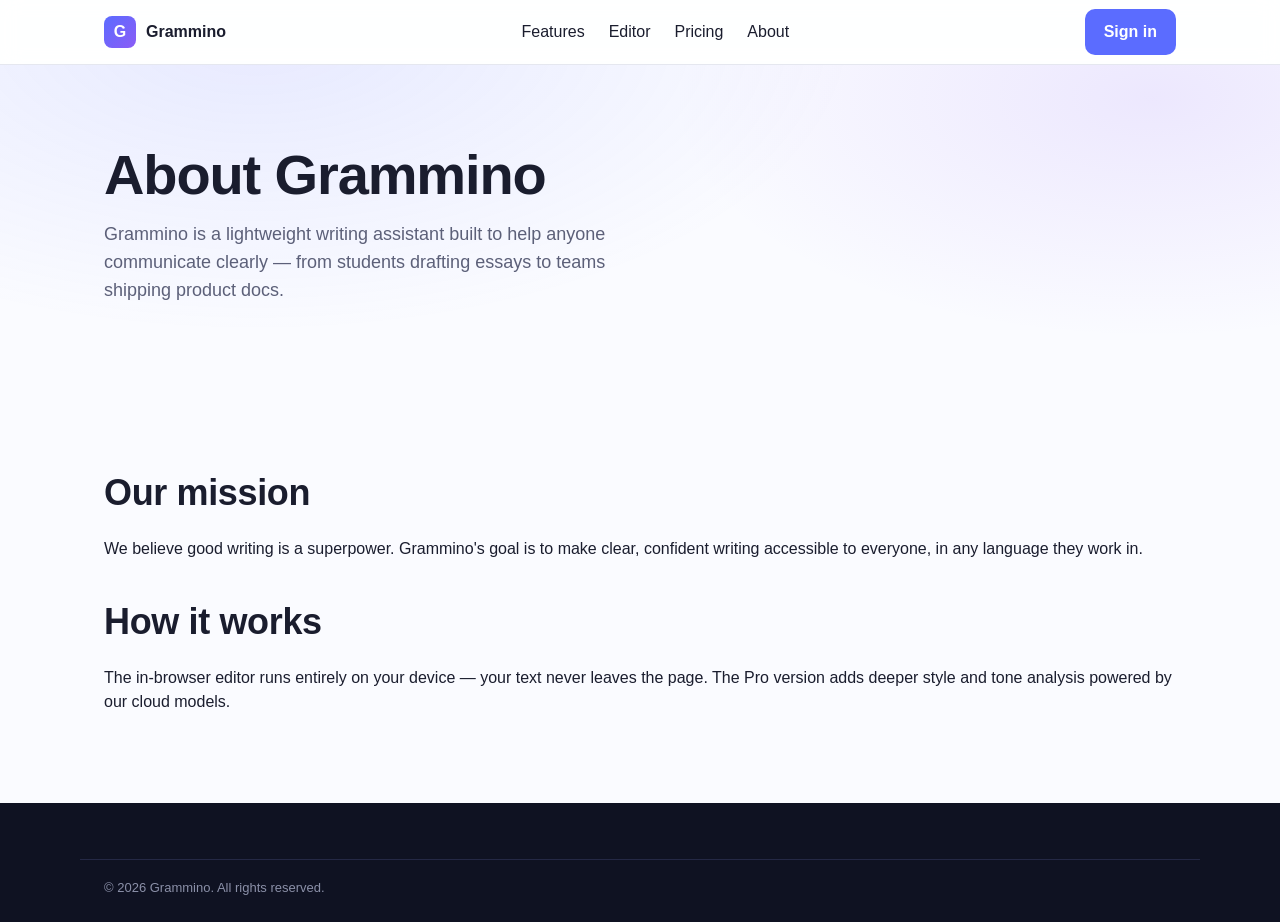
<file: pages/about.html>
<!DOCTYPE html>
<html lang="en">
<head>
  <meta charset="UTF-8" />
  <meta name="viewport" content="width=device-width, initial-scale=1.0, viewport-fit=cover" />
  <meta name="theme-color" content="#5b6cff" />
  <title>About — Grammino</title>
  <link rel="stylesheet" href="../assets/css/styles.css" />
</head>
<body>
  <header class="site-header">
    <nav class="nav container">
      <a href="../home.html" class="brand">
        <span class="brand-mark">G</span>
        <span class="brand-name">Grammino</span>
      </a>
      <ul class="nav-links">
        <li><a href="../home.html#features">Features</a></li>
        <li><a href="../home.html#editor">Editor</a></li>
        <li><a href="../home.html#pricing">Pricing</a></li>
        <li><a href="about.html">About</a></li>
      </ul>
      <a href="../login.html" class="btn btn-primary">Sign in</a>
    </nav>
  </header>

  <main>
    <section class="hero">
      <div class="container">
        <h1>About Grammino</h1>
        <p class="lead">
          Grammino is a lightweight writing assistant built to help anyone
          communicate clearly — from students drafting essays to teams shipping
          product docs.
        </p>
      </div>
    </section>

    <section>
      <div class="container">
        <h2>Our mission</h2>
        <p>
          We believe good writing is a superpower. Grammino's goal is to make
          clear, confident writing accessible to everyone, in any language they
          work in.
        </p>
        <h2 style="margin-top:32px">How it works</h2>
        <p>
          The in-browser editor runs entirely on your device — your text never
          leaves the page. The Pro version adds deeper style and tone analysis
          powered by our cloud models.
        </p>
      </div>
    </section>
  </main>

  <footer class="site-footer">
    <p class="copyright container">© <span id="year"></span> Grammino. All rights reserved.</p>
  </footer>
  <script>document.getElementById("year").textContent = new Date().getFullYear();</script>
</body>
</html>
</file>
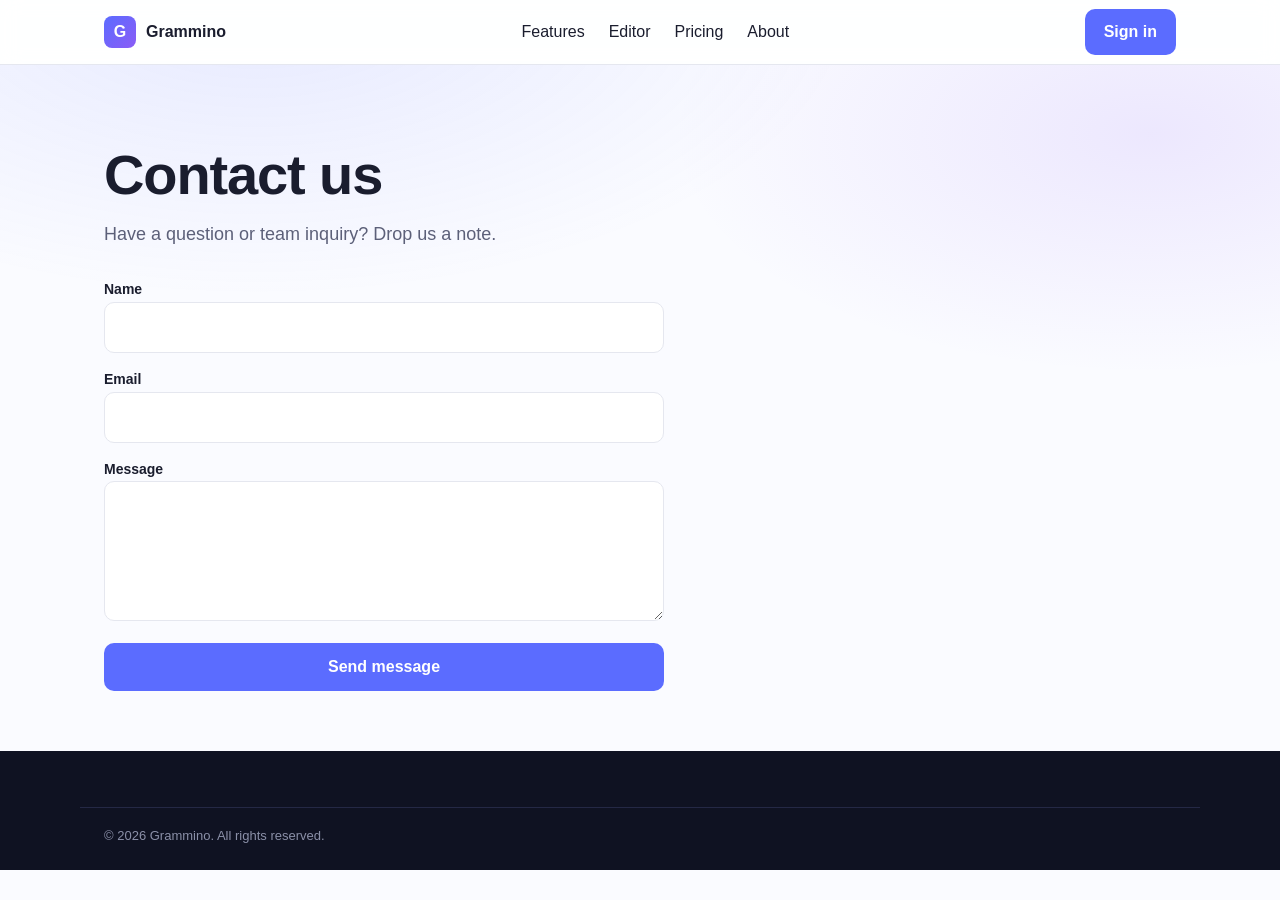
<file: pages/contact.html>
<!DOCTYPE html>
<html lang="en">
<head>
  <meta charset="UTF-8" />
  <meta name="viewport" content="width=device-width, initial-scale=1.0, viewport-fit=cover" />
  <meta name="theme-color" content="#5b6cff" />
  <title>Contact — Grammino</title>
  <link rel="stylesheet" href="../assets/css/styles.css" />
  <style>
    .form { max-width: 560px; display: flex; flex-direction: column; gap: 14px; }
    .form label { font-weight: 600; font-size: 14px; }
    .form input, .form textarea {
      width: 100%; padding: 12px 14px; border: 1px solid var(--border);
      border-radius: 10px; font: inherit; outline: none;
    }
    .form input:focus, .form textarea:focus {
      border-color: var(--primary); box-shadow: 0 0 0 4px rgba(91,108,255,.15);
    }
    .form textarea { min-height: 140px; resize: vertical; }
    .form-msg { color: var(--success); font-weight: 600; display: none; }
    .form-msg.show { display: block; }
  </style>
</head>
<body>
  <header class="site-header">
    <nav class="nav container">
      <a href="../home.html" class="brand">
        <span class="brand-mark">G</span>
        <span class="brand-name">Grammino</span>
      </a>
      <ul class="nav-links">
        <li><a href="../home.html#features">Features</a></li>
        <li><a href="../home.html#editor">Editor</a></li>
        <li><a href="../home.html#pricing">Pricing</a></li>
        <li><a href="about.html">About</a></li>
      </ul>
      <a href="../login.html" class="btn btn-primary">Sign in</a>
    </nav>
  </header>

  <main>
    <section class="hero">
      <div class="container">
        <h1>Contact us</h1>
        <p class="lead">Have a question or team inquiry? Drop us a note.</p>

        <form class="form" id="contact-form" novalidate>
          <div>
            <label for="name">Name</label>
            <input id="name" name="name" type="text" required />
          </div>
          <div>
            <label for="email">Email</label>
            <input id="email" name="email" type="email" required />
          </div>
          <div>
            <label for="message">Message</label>
            <textarea id="message" name="message" required></textarea>
          </div>
          <button class="btn btn-primary btn-lg" type="submit">Send message</button>
          <p class="form-msg" id="form-msg">Thanks — we'll be in touch soon.</p>
        </form>
      </div>
    </section>
  </main>

  <footer class="site-footer">
    <p class="copyright container">© <span id="year"></span> Grammino. All rights reserved.</p>
  </footer>

  <script>
    document.getElementById("year").textContent = new Date().getFullYear();
    document.getElementById("contact-form").addEventListener("submit", function (e) {
      e.preventDefault();
      const msg = document.getElementById("form-msg");
      msg.classList.add("show");
      e.target.reset();
    });
  </script>
</body>
</html>
</file>
<file: assets/css/styles.css>
:root {
  --bg: #0f1222;
  --bg-soft: #171a2e;
  --surface: #ffffff;
  --text: #1a1d2e;
  --text-muted: #5c6079;
  --border: #e5e7ef;
  --primary: #5b6cff;
  --primary-600: #4553e6;
  --accent: #8b5cf6;
  --success: #16a34a;
  --warn: #f59e0b;
  --danger: #ef4444;
  --radius: 12px;
  --shadow: 0 10px 30px rgba(15, 18, 34, 0.08);
}

* { box-sizing: border-box; }

html, body {
  margin: 0;
  padding: 0;
  font-family: -apple-system, BlinkMacSystemFont, "Segoe UI", Roboto, "Helvetica Neue", Arial, sans-serif;
  color: var(--text);
  background: #fafbff;
  line-height: 1.55;
  -webkit-tap-highlight-color: transparent;
  -webkit-text-size-adjust: 100%;
}

a { color: inherit; text-decoration: none; }
ul { list-style: none; padding: 0; margin: 0; }

.container {
  max-width: 1120px;
  margin: 0 auto;
  padding: 0 24px;
}

/* Header */
.site-header {
  position: sticky;
  top: 0;
  background: rgba(255, 255, 255, 0.85);
  backdrop-filter: saturate(150%) blur(10px);
  border-bottom: 1px solid var(--border);
  z-index: 10;
}

.nav {
  display: flex;
  align-items: center;
  justify-content: space-between;
  height: 64px;
}

.brand {
  display: inline-flex;
  align-items: center;
  gap: 10px;
  font-weight: 700;
}

.brand-mark {
  display: inline-grid;
  place-items: center;
  width: 32px; height: 32px;
  border-radius: 8px;
  background: linear-gradient(135deg, var(--primary), var(--accent));
  color: #fff;
  font-weight: 800;
}

.nav-links {
  display: flex;
  gap: 24px;
}

.nav-links a:hover { color: var(--primary); }

/* Buttons */
.btn {
  display: inline-block;
  padding: 10px 18px;
  border-radius: 10px;
  border: 1px solid transparent;
  font-weight: 600;
  cursor: pointer;
  transition: transform .05s ease, background .2s ease, border-color .2s ease;
}
.btn-lg { padding: 14px 22px; font-size: 16px; }
.btn-primary {
  background: var(--primary);
  color: #fff;
}
.btn-primary:hover { background: var(--primary-600); }
.btn-ghost {
  background: transparent;
  border-color: var(--border);
  color: var(--text);
}
.btn-ghost:hover { border-color: var(--primary); color: var(--primary); }
.btn:active { transform: translateY(1px); }

/* Hero */
.hero {
  padding: 80px 0 60px;
  background: radial-gradient(1000px 500px at 20% -10%, rgba(91,108,255,.12), transparent 60%),
              radial-gradient(800px 400px at 90% 10%, rgba(139,92,246,.12), transparent 60%);
}
.hero-grid {
  display: grid;
  grid-template-columns: 1.2fr 1fr;
  gap: 48px;
  align-items: center;
}
.hero h1 {
  font-size: clamp(36px, 5vw, 56px);
  line-height: 1.08;
  margin: 0 0 16px;
  letter-spacing: -0.02em;
}
.lead {
  font-size: 18px;
  color: var(--text-muted);
  margin: 0 0 28px;
  max-width: 520px;
}
.hero-cta { display: flex; gap: 12px; flex-wrap: wrap; }
.hero-note { color: var(--text-muted); margin-top: 14px; font-size: 14px; }

.hero-card {
  background: var(--surface);
  border: 1px solid var(--border);
  border-radius: 16px;
  box-shadow: var(--shadow);
  padding: 28px;
  min-height: 260px;
  position: relative;
}
.mock-line {
  height: 12px;
  background: #eef0fb;
  border-radius: 6px;
  margin-bottom: 14px;
}
.mock-line.short { width: 55%; }
.mock-line.medium { width: 75%; background: #dfe3ff; }
.mock-chip {
  position: absolute;
  right: 20px; bottom: 20px;
  background: var(--primary);
  color: #fff;
  padding: 6px 12px;
  border-radius: 999px;
  font-size: 13px;
  font-weight: 600;
}

/* Sections */
section { padding: 72px 0; }
h2 {
  font-size: clamp(28px, 3.5vw, 36px);
  margin: 0 0 8px;
  letter-spacing: -0.01em;
}
.section-lead { color: var(--text-muted); margin: 0 0 32px; }

/* Features */
.feature-grid {
  display: grid;
  grid-template-columns: repeat(4, 1fr);
  gap: 20px;
  margin-top: 32px;
}
.feature {
  background: var(--surface);
  border: 1px solid var(--border);
  border-radius: var(--radius);
  padding: 22px;
}
.feature h3 { margin: 10px 0 6px; font-size: 18px; }
.feature p { color: var(--text-muted); margin: 0; font-size: 14.5px; }
.feature-icon {
  width: 40px; height: 40px;
  display: grid; place-items: center;
  background: #eef0fb;
  color: var(--primary);
  font-weight: 800;
  border-radius: 10px;
}

/* Editor */
.editor-section { background: #f4f6ff; }
.editor-wrap {
  display: grid;
  grid-template-columns: 1.6fr 1fr;
  gap: 20px;
  margin-top: 20px;
}
.editor {
  width: 100%;
  min-height: 320px;
  resize: vertical;
  padding: 18px;
  border-radius: var(--radius);
  border: 1px solid var(--border);
  background: #fff;
  font-size: 16px;
  line-height: 1.6;
  font-family: inherit;
  outline: none;
}
.editor:focus { border-color: var(--primary); box-shadow: 0 0 0 4px rgba(91,108,255,.15); }
.editor-side {
  background: #fff;
  border: 1px solid var(--border);
  border-radius: var(--radius);
  padding: 18px;
  display: flex;
  flex-direction: column;
  gap: 10px;
}
.stat {
  display: flex;
  justify-content: space-between;
  font-size: 14px;
  color: var(--text-muted);
}
.stat-value { color: var(--text); font-weight: 700; }
.editor-side h4 { margin: 10px 0 4px; font-size: 14px; }
.issues { display: flex; flex-direction: column; gap: 8px; max-height: 180px; overflow: auto; }
.issues li {
  font-size: 13.5px;
  background: #fff7ed;
  border-left: 3px solid var(--warn);
  padding: 8px 10px;
  border-radius: 6px;
}
.issues li.empty {
  background: #ecfdf5;
  border-left-color: var(--success);
  color: #065f46;
}

/* Pricing */
.plans {
  display: grid;
  grid-template-columns: repeat(3, 1fr);
  gap: 20px;
  margin-top: 32px;
}
.plan {
  background: var(--surface);
  border: 1px solid var(--border);
  border-radius: var(--radius);
  padding: 26px;
  display: flex; flex-direction: column; gap: 12px;
}
.plan h3 { margin: 0; }
.price { font-size: 36px; font-weight: 800; margin: 6px 0 14px; }
.price span { font-size: 14px; color: var(--text-muted); font-weight: 600; }
.plan ul { display: flex; flex-direction: column; gap: 8px; color: var(--text-muted); margin-bottom: 12px; }
.plan-featured {
  border-color: transparent;
  background: linear-gradient(180deg, #eef0ff, #fff);
  box-shadow: var(--shadow);
}

/* Footer */
.site-footer {
  background: var(--bg);
  color: #cfd2e3;
  padding: 56px 0 24px;
}
.site-footer h5 { color: #fff; margin: 0 0 10px; }
.site-footer a:hover { color: #fff; }
.footer-grid {
  display: grid;
  grid-template-columns: 2fr 1fr 1fr;
  gap: 28px;
  margin-bottom: 32px;
}
.muted { color: #8b90a8; }
.copyright {
  border-top: 1px solid #242845;
  padding-top: 18px;
  font-size: 13px;
  color: #8b90a8;
}

/* Responsive */
@media (max-width: 900px) {
  .hero-grid, .editor-wrap { grid-template-columns: 1fr; }
  .feature-grid { grid-template-columns: repeat(2, 1fr); }
  .plans { grid-template-columns: 1fr; }
  .footer-grid { grid-template-columns: 1fr 1fr; }
  .nav-links { display: none; }
}

@media (max-width: 600px) {
  .container { padding: 0 18px; }
  .nav { height: 56px; }
  .brand-mark { width: 28px; height: 28px; font-size: 14px; }
  .brand-name { font-size: 16px; }
  .btn { padding: 9px 14px; font-size: 14px; }
  .hero { padding: 48px 0 40px; }
  .lead { font-size: 16px; margin-bottom: 22px; }
  section { padding: 48px 0; }
  .feature-grid { grid-template-columns: 1fr; gap: 14px; margin-top: 22px; }
  .feature { padding: 18px; }
  .hero-card { padding: 22px; min-height: auto; }
  .footer-grid { grid-template-columns: 1fr; gap: 22px; }
  .editor { font-size: 16px; min-height: 240px; padding: 14px; }
  .editor-side { padding: 14px; }
  .plan { padding: 22px; }
}

/* Keep form inputs at 16px on iOS to avoid zoom-on-focus */
@supports (-webkit-touch-callout: none) {
  .editor, input, textarea, select { font-size: 16px; }
}
</file>
